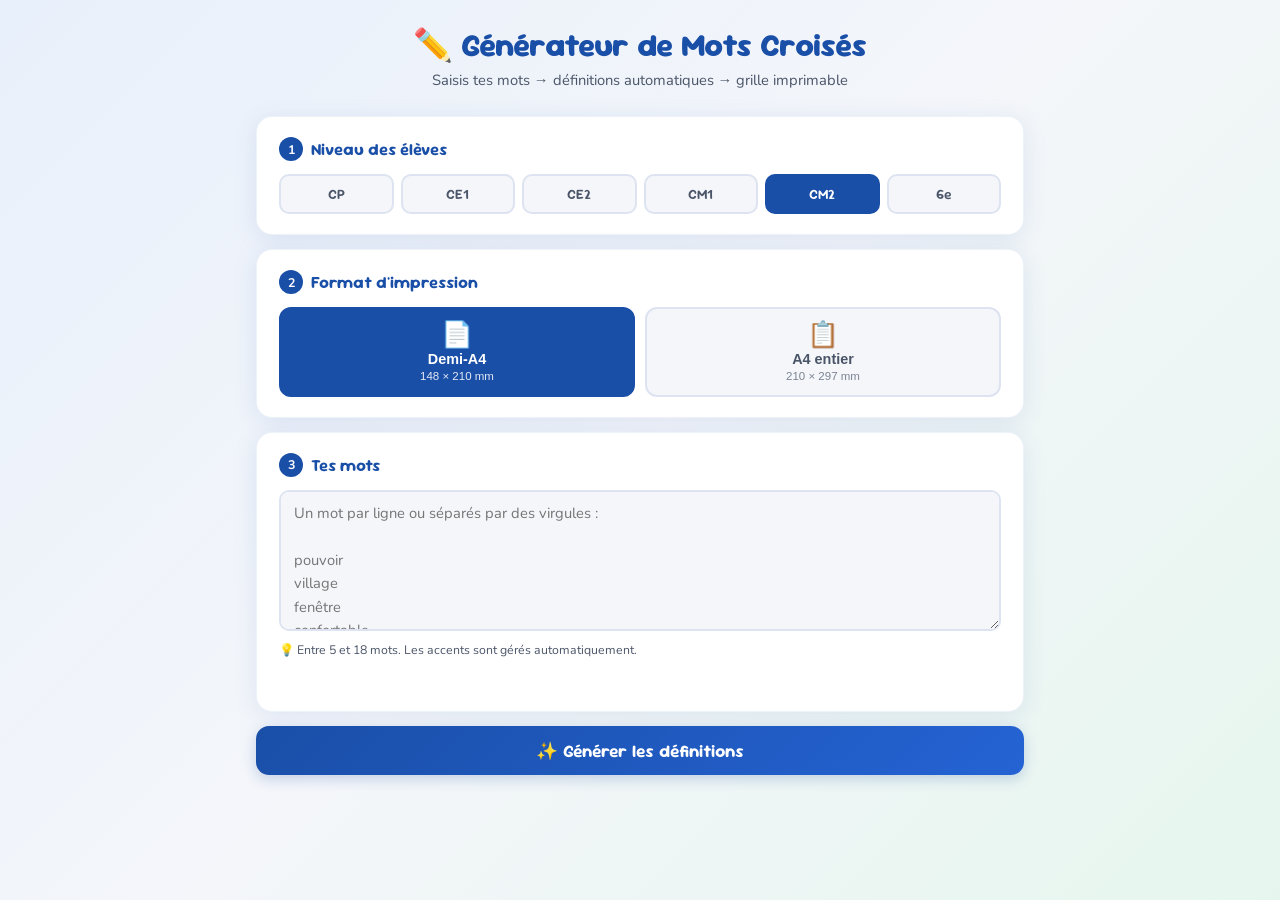
<file: generateur_mots_croises.html>
<!DOCTYPE html>
<html lang="fr">
<head>
<meta charset="UTF-8">
<meta name="viewport" content="width=device-width, initial-scale=1.0">
<title>Générateur de Mots Croisés</title>
<style>
@import url('https://fonts.googleapis.com/css2?family=Sour+Gummy:wght@400;600;800&family=Nunito:wght@400;600;700&display=swap');
:root {
  --bleu: #1a4fa8; --bleu-c: #e8f0fb; --bleu-f: #1340a0;
  --vert: #1a8a5a; --vert-c: #e6f6ee;
  --orange: #c96a00; --orange-c: #fff4e0;
  --rouge: #c0392b; --rouge-c: #fdecea;
  --gris: #f4f6fa; --t1: #1a1f2e; --t2: #4a5568; --blanc: #fff;
  --ombre: 0 4px 24px rgba(26,79,168,0.10); --r: 16px;
}
* { margin:0; padding:0; box-sizing:border-box; }
body { font-family:'Nunito',sans-serif; background:linear-gradient(135deg,#e8f0fb 0%,#f4f6fa 50%,#e6f6ee 100%); min-height:100vh; color:var(--t1); }
.app { max-width:800px; margin:0 auto; padding:24px 16px 70px; }
header { text-align:center; margin-bottom:26px; }
header h1 { font-family:'Sour Gummy',cursive; font-size:2rem; font-weight:800; color:var(--bleu); }
header p { color:var(--t2); font-size:0.92rem; margin-top:5px; }
.card { background:var(--blanc); border-radius:var(--r); padding:20px 22px; margin-bottom:14px; box-shadow:var(--ombre); border:1.5px solid rgba(26,79,168,0.07); }
.card h2 { font-family:'Sour Gummy',cursive; font-size:1.05rem; font-weight:700; color:var(--bleu); margin-bottom:13px; display:flex; align-items:center; gap:8px; }
.badge { display:inline-flex; align-items:center; justify-content:center; width:24px; height:24px; background:var(--bleu); color:#fff; border-radius:50%; font-size:0.78rem; font-weight:700; font-family:'Nunito',sans-serif; flex-shrink:0; }
.row6 { display:grid; grid-template-columns:repeat(6,1fr); gap:7px; }
.row2 { display:grid; grid-template-columns:1fr 1fr; gap:10px; }
.pick-btn { padding:9px 4px; border:2px solid #dde3f0; border-radius:10px; background:var(--gris); font-family:'Sour Gummy',cursive; font-size:0.88rem; font-weight:600; cursor:pointer; transition:all .14s; color:var(--t2); text-align:center; }
.pick-btn:hover { border-color:var(--bleu); color:var(--bleu); background:var(--bleu-c); }
.pick-btn.active { border-color:var(--bleu); background:var(--bleu); color:#fff; }
.format-btn { padding:13px 8px; border:2px solid #dde3f0; border-radius:12px; background:var(--gris); cursor:pointer; transition:all .14s; color:var(--t2); display:flex; flex-direction:column; align-items:center; gap:3px; }
.format-icon { font-size:1.6rem; line-height:1; }
.format-label { font-size:0.9rem; font-weight:700; }
.format-sub { font-size:0.72rem; opacity:0.7; }
.format-btn:hover { border-color:var(--bleu); color:var(--bleu); background:var(--bleu-c); }
.format-btn.active { border-color:var(--bleu); background:var(--bleu); color:#fff; }
.format-btn.active .format-sub { opacity:.88; }
textarea { font-family:'Nunito',sans-serif; font-size:0.92rem; color:var(--t1); border:2px solid #dde3f0; border-radius:10px; padding:10px 13px; background:var(--gris); transition:border-color .16s, background .16s; width:100%; resize:vertical; line-height:1.6; }
textarea:focus { outline:none; border-color:var(--bleu); background:#fff; }
.hint { font-size:0.77rem; color:var(--t2); margin-top:5px; line-height:1.4; }
.words-tags { display:flex; flex-wrap:wrap; gap:5px; margin-top:9px; min-height:22px; }
.tag { background:var(--bleu-c); color:var(--bleu); border-radius:20px; padding:2px 10px; font-size:0.78rem; font-weight:700; }
.btn-gen { width:100%; padding:13px; background:linear-gradient(135deg,var(--bleu) 0%,#2563d4 100%); color:#fff; border:none; border-radius:13px; font-family:'Sour Gummy',cursive; font-size:1.1rem; font-weight:700; cursor:pointer; transition:all .2s; box-shadow:0 4px 14px rgba(26,79,168,.22); }
.btn-gen:hover:not(:disabled) { transform:translateY(-2px); box-shadow:0 6px 18px rgba(26,79,168,.32); }
.btn-gen:disabled { opacity:.52; cursor:not-allowed; }
.status { text-align:center; padding:14px; font-size:0.92rem; color:var(--t2); display:none; }
.status.show { display:block; }
.spinner { display:inline-block; width:18px; height:18px; border:3px solid var(--bleu-c); border-top-color:var(--bleu); border-radius:50%; animation:spin .7s linear infinite; margin-right:7px; vertical-align:middle; }
@keyframes spin { to { transform:rotate(360deg); } }
.defs-table { width:100%; border-collapse:collapse; font-size:0.87rem; margin-top:4px; }
.defs-table th { background:var(--bleu-c); color:var(--bleu); font-weight:700; padding:7px 10px; text-align:left; font-size:0.76rem; text-transform:uppercase; letter-spacing:.04em; }
.defs-table td { padding:6px 8px; border-bottom:1px solid #eef0f6; vertical-align:middle; }
.defs-table tr:last-child td { border-bottom:none; }
.defs-table tr:nth-child(even) td { background:#fafbff; }
.mot-cell { font-weight:700; color:var(--bleu); white-space:nowrap; font-size:0.82rem; padding:6px 10px; }
.def-edit { width:100%; border:1.5px solid #dde3f0; border-radius:7px; padding:5px 8px; font-family:'Nunito',sans-serif; font-size:0.85rem; background:#fff; color:var(--t1); transition:border-color .14s; }
.def-edit:focus { outline:none; border-color:var(--bleu); }
.btn-row { display:flex; gap:9px; margin-top:13px; flex-wrap:wrap; }
.btn { flex:1; min-width:120px; padding:9px 13px; border:2px solid var(--bleu); border-radius:10px; background:#fff; color:var(--bleu); font-family:'Sour Gummy',cursive; font-size:0.9rem; font-weight:600; cursor:pointer; transition:all .14s; text-align:center; }
.btn:hover { background:var(--bleu-c); }
.btn.primary { background:var(--bleu); color:#fff; }
.btn.primary:hover { background:var(--bleu-f); }
.alert { padding:9px 13px; border-radius:9px; font-size:0.85rem; margin-bottom:9px; display:none; line-height:1.45; }
.alert.show { display:block; }
.alert.warn { background:var(--orange-c); color:var(--orange); border:1px solid #f8c87a; }
.alert.err  { background:var(--rouge-c);  color:var(--rouge);  border:1px solid #f5a9a0; }
.alert.ok   { background:var(--vert-c);   color:var(--vert);   border:1px solid #7dd4b0; }
#section-defs, #section-grille { display:none; }
#section-defs.show, #section-grille.show { display:block; }
.grid-scroll { overflow-x:auto; margin:10px 0 13px; }
</style>
</head>
<body>
<div class="app">
  <header>
    <h1>✏️ Générateur de Mots Croisés</h1>
    <p>Saisis tes mots → définitions automatiques → grille imprimable</p>
  </header>
  <div class="card">
    <h2><span class="badge">1</span> Niveau des élèves</h2>
    <div class="row6">
      <button class="pick-btn" data-v="CP"  onclick="pick(this,'niveau')">CP</button>
      <button class="pick-btn" data-v="CE1" onclick="pick(this,'niveau')">CE1</button>
      <button class="pick-btn" data-v="CE2" onclick="pick(this,'niveau')">CE2</button>
      <button class="pick-btn" data-v="CM1" onclick="pick(this,'niveau')">CM1</button>
      <button class="pick-btn active" data-v="CM2" onclick="pick(this,'niveau')">CM2</button>
      <button class="pick-btn" data-v="6e"  onclick="pick(this,'niveau')">6e</button>
    </div>
  </div>
  <div class="card">
    <h2><span class="badge">2</span> Format d'impression</h2>
    <div class="row2">
      <button class="format-btn active" data-v="demiA4" onclick="pick(this,'format')">
        <span class="format-icon">📄</span>
        <span class="format-label">Demi-A4</span>
        <span class="format-sub">148 × 210 mm</span>
      </button>
      <button class="format-btn" data-v="A4" onclick="pick(this,'format')">
        <span class="format-icon">📋</span>
        <span class="format-label">A4 entier</span>
        <span class="format-sub">210 × 297 mm</span>
      </button>
    </div>
  </div>
  <div class="card">
    <h2><span class="badge">3</span> Tes mots</h2>
    <textarea id="words-input" rows="5"
      placeholder="Un mot par ligne ou séparés par des virgules :&#10;&#10;pouvoir&#10;village&#10;fenêtre&#10;confortable&#10;..."
      oninput="updateTags()"></textarea>
    <p class="hint">💡 Entre 5 et 18 mots. Les accents sont gérés automatiquement.</p>
    <div class="words-tags" id="words-tags"></div>
  </div>
  <div style="margin-bottom:14px;">
    <div class="alert" id="alert-main"></div>
    <button class="btn-gen" id="btn-gen" onclick="genererDefinitions()">✨ Générer les définitions</button>
  </div>
  <div class="status" id="status">
    <span class="spinner"></span>
    <span id="status-text">Génération des définitions en cours…</span>
  </div>
  <div class="card" id="section-defs">
    <h2><span class="badge">4</span> Vérifie les définitions</h2>
    <p class="hint" style="margin-bottom:11px;">Clique sur une définition pour la modifier avant de construire la grille.</p>
    <table class="defs-table">
      <thead><tr><th>Mot</th><th>Définition</th></tr></thead>
      <tbody id="defs-body"></tbody>
    </table>
    <div class="btn-row">
      <button class="btn" onclick="genererDefinitions()">🔄 Regénérer</button>
      <button class="btn primary" onclick="genererGrille()">📐 Construire la grille →</button>
    </div>
  </div>
  <div class="card" id="section-grille">
    <h2><span class="badge">5</span> Ta grille est prête !</h2>
    <div class="alert ok show" id="grille-info"></div>
    <div class="grid-scroll" id="grille-preview"></div>
    <div class="btn-row">
      <button class="btn" onclick="genererGrille()">🔄 Recalculer</button>
      <button class="btn primary" onclick="imprimer()">🖨️ Imprimer</button>
    </div>
  </div>
</div><script>
const _k = atob('Z3NrX2Y2eks0eHZZaVhrRWRsanN6QWZvV0dkeWIzRlk0R2RldURCS1BOb' +
                'GxNT3didUM1R1hpcw==');

let etat = { niveau:'CM2', format:'demiA4' };
let definitions = {};
let currentCW = null;

function pick(btn, group) {
  btn.parentElement.querySelectorAll('.pick-btn,.format-btn')
    .forEach(b => b.classList.remove('active'));
  btn.classList.add('active');
  etat[group] = btn.dataset.v;
}

function getWords() {
  return document.getElementById('words-input').value
    .split(/[\n,;]+/).map(w => w.trim().toUpperCase()).filter(w => w.length >= 2);
}

function updateTags() {
  document.getElementById('words-tags').innerHTML =
    getWords().map(w => `<span class="tag">${w}</span>`).join('');
}

function normalize(s) {
  return s.normalize('NFD').replace(/[\u0300-\u036f]/g,'')
    .toUpperCase().replace(/[^A-Z]/g,'');
}

function showAlert(msg, type) {
  const el = document.getElementById('alert-main');
  el.textContent = msg; el.className = `alert show ${type}`;
}
function hideAlert() { document.getElementById('alert-main').className = 'alert'; }

function setBusy(busy, msg) {
  document.getElementById('btn-gen').disabled = busy;
  const s = document.getElementById('status');
  if (busy) { document.getElementById('status-text').textContent = msg; s.classList.add('show'); }
  else s.classList.remove('show');
}

function showSection(id) { document.getElementById(id).classList.add('show'); }

const NIVEAUX = {
  'CP' : 'élèves de CP (6-7 ans), phrases très simples de 4-5 mots',
  'CE1': 'élèves de CE1 (7-8 ans), phrases simples de 5-7 mots',
  'CE2': 'élèves de CE2 (8-9 ans), phrases de 6-8 mots',
  'CM1': 'élèves de CM1 (9-10 ans), phrases courtes de 7-9 mots',
  'CM2': 'élèves de CM2 (10-11 ans), phrases de 8-11 mots',
  '6e' : 'élèves de 6e (11-12 ans), phrases précises de 8-13 mots',
};

async function genererDefinitions() {
  const words = getWords();
  if (words.length < 2)  { showAlert('⚠️ Entre au moins 2 mots.','warn'); return; }
  if (words.length > 20) { showAlert('⚠️ Maximum 20 mots.','warn'); return; }
  hideAlert();
  setBusy(true, 'Génération des définitions en cours…');

  const prompt =
`Tu es enseignant(e) en école primaire française.
Génère des définitions simples et courtes pour un jeu de mots croisés pour des ${NIVEAUX[etat.niveau]}.
Règles : la définition ne contient PAS le mot lui-même. Elle est courte et claire. En français uniquement.
Mots : ${words.join(', ')}
Réponds UNIQUEMENT avec un JSON valide, sans markdown :
{"MOT1":"définition 1","MOT2":"définition 2"}`;

  try {
    const res = await fetch('https://api.groq.com/openai/v1/chat/completions', {
      method: 'POST',
      headers: {
        'Content-Type': 'application/json',
        'Authorization': `Bearer ${_k}`
      },
      body: JSON.stringify({
        model: 'llama-3.1-8b-instant',
        max_tokens: 1024,
        temperature: 0.4,
        messages: [{ role:'user', content: prompt }]
      })
    });
    if (!res.ok) {
      const err = await res.json().catch(() => ({}));
      throw new Error(err?.error?.message || `Erreur HTTP ${res.status}`);
    }
    const data   = await res.json();
    const text   = data.choices?.[0]?.message?.content || '';
    const parsed = JSON.parse(text.replace(/```json|```/g,'').trim());
    definitions = {};
    for (const w of words) {
      definitions[w] = parsed[w] || parsed[normalize(w)] || '(à compléter)';
    }
    afficherDefinitions(words);
    showSection('section-defs');
    document.getElementById('section-defs').scrollIntoView({behavior:'smooth',block:'start'});
  } catch(e) {
    showAlert(`❌ Erreur : ${e.message}`, 'err');
    console.error(e);
  } finally {
    setBusy(false);
  }
}

function afficherDefinitions(words) {
  const tbody = document.getElementById('defs-body');
  tbody.innerHTML = '';
  for (const w of words) {
    const tr = document.createElement('tr');
    tr.innerHTML =
      `<td class="mot-cell">${w}</td>
       <td><input class="def-edit" type="text"
         value="${(definitions[w]||'').replace(/"/g,'&quot;')}"
         data-mot="${w}"
         onchange="definitions[this.dataset.mot]=this.value.trim()"></td>`;
    tbody.appendChild(tr);
  }
}

function buildCrossword(wordList) {
  const sorted = [...wordList].map(normalize).sort((a,b) => b.length - a.length);
  const K = (r,c) => `${r},${c}`;
  function getCells(r,c,dir,word) {
    const out={};
    for(let i=0;i<word.length;i++)
      out[dir==='H'?K(r,c+i):K(r+i,c)]=word[i];
    return out;
  }
  function canPlace(grid,r,c,dir,word) {
    for(const[k,v] of Object.entries(getCells(r,c,dir,word)))
      if(grid[k]&&grid[k]!==v) return false;
    return true;
  }
  function countCross(grid,r,c,dir,word) {
    let n=0;
    for(const k of Object.keys(getCells(r,c,dir,word))) if(grid[k]) n++;
    return n;
  }
  let grid={};
  const placed=[];
  Object.assign(grid, getCells(0,0,'H',sorted[0]));
  placed.push([0,0,'H',sorted[0]]);
  for(let wi=1;wi<sorted.length;wi++){
    const word=sorted[wi];
    let best=null, bestScore=0;
    for(const dir of ['V','H']){
      for(let r=-word.length;r<35;r++){
        for(let c=-word.length;c<35;c++){
          if(r<-8||c<-8) continue;
          if(canPlace(grid,r,c,dir,word)){
            const sc=countCross(grid,r,c,dir,word);
            if(sc>bestScore){bestScore=sc; best=[r,c,dir,word];}
          }
        }
      }
    }
    if(best&&bestScore>0){
      Object.assign(grid, getCells(...best));
      placed.push(best);
    }
  }
  if(!Object.keys(grid).length) return null;
  const ks=Object.keys(grid).map(k=>k.split(',').map(Number));
  const minR=Math.min(...ks.map(([r])=>r));
  const minC=Math.min(...ks.map(([,c])=>c));
  const normGrid={};
  for(const[k,v] of Object.entries(grid)){
    const[r,c]=k.split(',').map(Number);
    normGrid[K(r-minR,c-minC)]=v;
  }
  const normPlaced=placed.map(([r,c,d,w])=>[r-minR,c-minC,d,w]);
  const maxR=Math.max(...Object.keys(normGrid).map(k=>+k.split(',')[0]));
  const maxC=Math.max(...Object.keys(normGrid).map(k=>+k.split(',')[1]));
  return{grid:normGrid, placed:normPlaced, rows:maxR+1, cols:maxC+1};
}function getClueNums(placed){
  const starts={};
  for(const[r,c,d,w] of placed){
    const k=`${r},${c}`;
    if(!starts[k]) starts[k]={H:null,V:null};
    starts[k][d]=w;
  }
  const sortedK=Object.keys(starts).sort((a,b)=>{
    const[ar,ac]=a.split(',').map(Number);
    const[br,bc]=b.split(',').map(Number);
    return ar!==br?ar-br:ac-bc;
  });
  const nums={};
  sortedK.forEach((k,i)=>{nums[k]=i+1;});
  return{nums,starts,sortedK};
}

function buildTableHTML(cw,cellMM){
  const{grid,placed,rows,cols}=cw;
  const{nums}=getClueNums(placed);
  let html='<table style="border-collapse:collapse;">';
  for(let r=0;r<rows;r++){
    html+='<tr>';
    for(let c=0;c<cols;c++){
      if(grid[`${r},${c}`]){
        const n=nums[`${r},${c}`]||'';
        const ns=n?`<span style="position:absolute;top:0.3mm;left:0.4mm;font-size:4.5pt;font-weight:bold;color:#111;line-height:1;">${n}</span>`:'';
        html+=`<td style="width:${cellMM}mm;height:${cellMM}mm;border:1.2px solid #111;background:#fff;position:relative;padding:0;">${ns}</td>`;
      } else {
        html+=`<td style="width:${cellMM}mm;height:${cellMM}mm;border:none;background:#fff;padding:0;"></td>`;
      }
    }
    html+='</tr>';
  }
  return html+'</table>';
}

function buildCluesHTML(cw,defs,fontPt){
  const{placed}=cw;
  const{nums,starts,sortedK}=getClueNums(placed);
  const n2o={};
  for(const w of Object.keys(defs)) n2o[normalize(w)]=w;
  const across=[],down=[];
  for(const k of sortedK){
    const num=nums[k],e=starts[k];
    if(e.H){
      const def=defs[n2o[e.H]||e.H]||'…';
      across.push(`<li style="margin-bottom:1mm;font-size:${fontPt}pt;line-height:1.55;"><b style="display:inline-block;min-width:5.5mm;">${num}.</b>${def}</li>`);
    }
    if(e.V){
      const def=defs[n2o[e.V]||e.V]||'…';
      down.push(`<li style="margin-bottom:1mm;font-size:${fontPt}pt;line-height:1.55;"><b style="display:inline-block;min-width:5.5mm;">${num}.</b>${def}</li>`);
    }
  }
  return{across,down};
}

function genererGrille(){
  document.querySelectorAll('.def-edit').forEach(el=>{
    definitions[el.dataset.mot]=el.value.trim();
  });
  const words=getWords();
  if(!words.length){ showAlert('⚠️ Entre d\'abord tes mots.','warn'); return; }
  const missing=words.filter(w=>!definitions[w]);
  if(missing.length){
    showAlert(`⚠️ Définitions manquantes : ${missing.slice(0,5).join(', ')}. Génère-les d'abord.`,'warn');
    return;
  }
  currentCW=buildCrossword(words);
  if(!currentCW){ showAlert('❌ Impossible de construire une grille avec ces mots.','err'); return; }
  hideAlert();
  const{grid,placed,rows,cols}=currentCW;
  const skipped=words.length-placed.length;
  document.getElementById('grille-info').textContent=
    `✅ Grille ${rows} × ${cols} — ${placed.length} mots placés`+
    (skipped>0?` (${skipped} mot(s) sans croisement ignoré(s))`:'');
  const px=20;
  const{nums}=getClueNums(placed);
  let prev='<table style="border-collapse:collapse;">';
  for(let r=0;r<rows;r++){
    prev+='<tr>';
    for(let c=0;c<cols;c++){
      if(grid[`${r},${c}`]){
        const n=nums[`${r},${c}`]||'';
        const ns=n?`<span style="position:absolute;top:1px;left:1px;font-size:7px;font-weight:bold;color:#333;">${n}</span>`:'';
        prev+=`<td style="width:${px}px;height:${px}px;border:1.5px solid #1a4fa8;background:#fff;position:relative;padding:0;">${ns}</td>`;
      } else {
        prev+=`<td style="width:${px}px;height:${px}px;border:none;background:transparent;padding:0;"></td>`;
      }
    }
    prev+='</tr>';
  }
  document.getElementById('grille-preview').innerHTML=prev+'</table>';
  showSection('section-grille');
  document.getElementById('section-grille').scrollIntoView({behavior:'smooth',block:'start'});
}

function imprimer(){
  if(!currentCW){ showAlert('⚠️ Génère d\'abord la grille.','warn'); return; }
  document.querySelectorAll('.def-edit').forEach(el=>{
    definitions[el.dataset.mot]=el.value.trim();
  });
  const isDemi=etat.format==='demiA4';
  const pageW=isDemi?'148mm':'210mm';
  const pageH=isDemi?'210mm':'297mm';
  const pad=isDemi?'7mm 6mm':'12mm 14mm';
  const cellMM=isDemi?6.2:8.5;
  const fontPt=isDemi?7:9;
  const tPt=isDemi?12:15;
  const colGap=isDemi?'2mm 5mm':'3mm 8mm';
  const h2pt=fontPt+1;
  const tableHTML=buildTableHTML(currentCW,cellMM);
  const{across,down}=buildCluesHTML(currentCW,definitions,fontPt);
  const html=`<!DOCTYPE html><html lang="fr"><head>
<meta charset="UTF-8"><title>Mots croisés ${etat.niveau}</title>
<style>*{margin:0;padding:0;box-sizing:border-box;}body{background:#fff;font-family:Arial,sans-serif;}@media print{body{margin:0;}}</style>
</head><body>
<div style="width:${pageW};min-height:${pageH};padding:${pad};background:#fff;">
  <h1 style="font-size:${tPt}pt;font-weight:bold;text-align:center;margin-bottom:3mm;">MOTS CROISÉS — ${etat.niveau}</h1>
  <div style="display:flex;justify-content:center;margin-bottom:4mm;">${tableHTML}</div>
  <div style="display:grid;grid-template-columns:1fr 1fr;gap:${colGap};">
    <div>
      <h2 style="font-size:${h2pt}pt;font-weight:bold;border-bottom:0.5px solid #555;padding-bottom:0.5mm;margin-bottom:1.5mm;">&#8594; HORIZONTALEMENT</h2>
      <ol style="list-style:none;padding:0;">${across.join('')}</ol>
    </div>
    <div>
      <h2 style="font-size:${h2pt}pt;font-weight:bold;border-bottom:0.5px solid #555;padding-bottom:0.5mm;margin-bottom:1.5mm;">&#8595; VERTICALEMENT</h2>
      <ol style="list-style:none;padding:0;">${down.join('')}</ol>
    </div>
  </div>
</div>
</body></html>`;
  const w=window.open('','_blank');
  w.document.write(html);
  w.document.close();
  w.onload=()=>w.print();
}

updateTags();
</script>
</body>
</html>
</file>
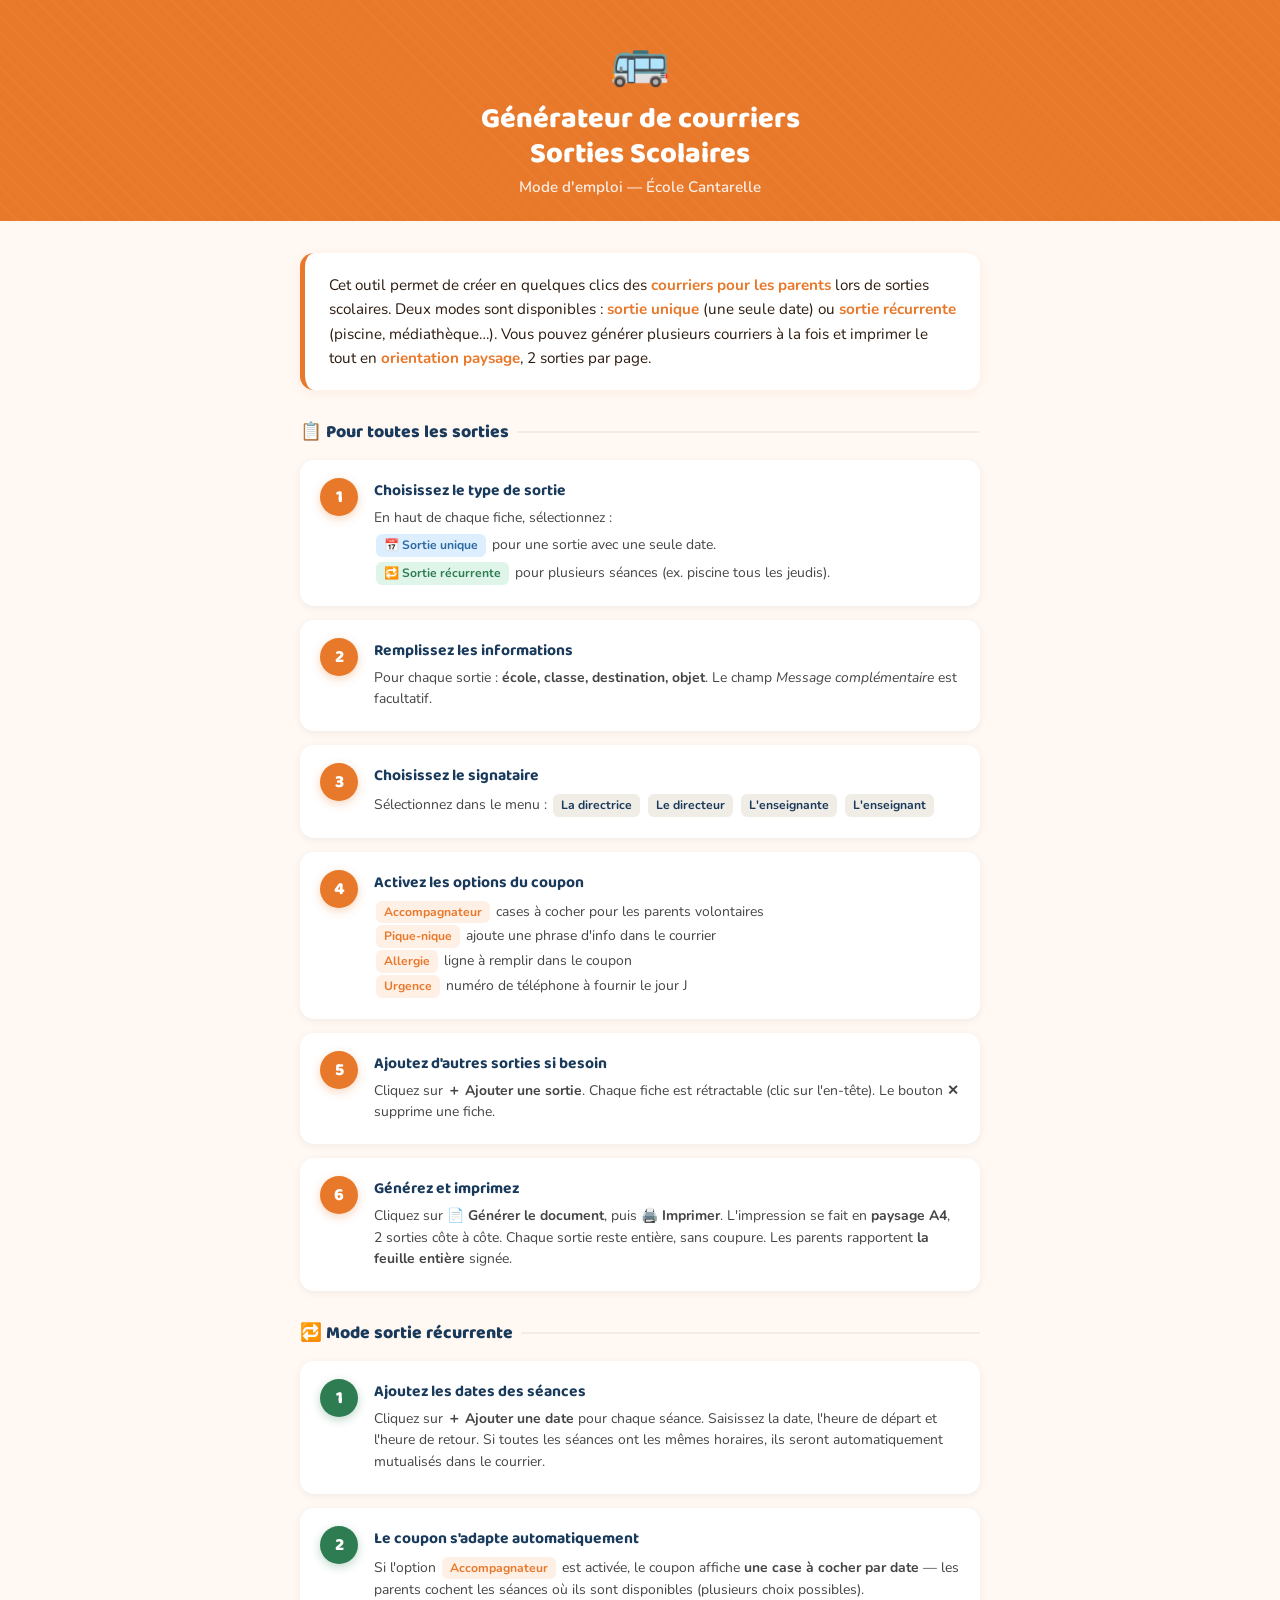
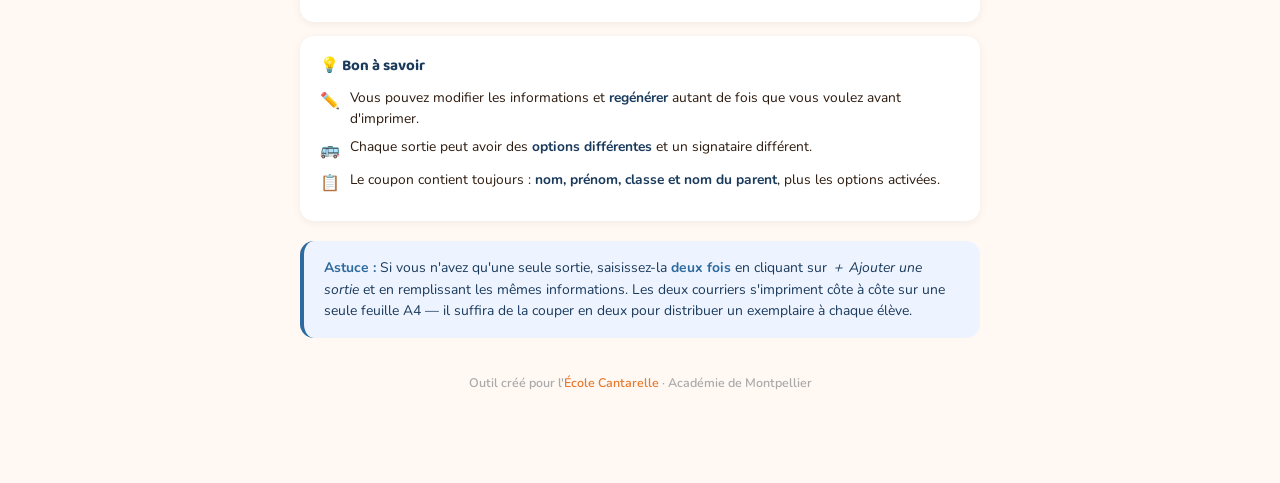
<file: mode-emploi-sorties.html>
<!DOCTYPE html>
<html lang="fr">
<head>
<meta charset="UTF-8">
<meta name="viewport" content="width=device-width, initial-scale=1.0">
<title>Mode d'emploi – Générateur Sorties Scolaires</title>
<link href="https://fonts.googleapis.com/css2?family=Baloo+2:wght@600;700;800&family=Nunito:wght@400;600;700&display=swap" rel="stylesheet">
<style>
  :root {
    --orange: #E8782A; --bleu: #1a3a5c; --bleu-clair: #2d6a9f;
    --vert: #2e7d52; --fond: #FFF8F3; --blanc: #ffffff;
    --gris: #f0ece6; --texte: #2c1a0e;
  }
  * { box-sizing: border-box; margin: 0; padding: 0; }
  body { font-family: 'Nunito', sans-serif; background: var(--fond); color: var(--texte); min-height: 100vh; padding-bottom: 60px; }

  header {
    background: var(--orange); color: white;
    padding: 28px 40px 24px; text-align: center; position: relative; overflow: hidden;
  }
  header::before {
    content: ''; position: absolute; inset: 0;
    background: repeating-linear-gradient(45deg, rgba(255,255,255,0.03) 0px, rgba(255,255,255,0.03) 2px, transparent 2px, transparent 12px);
  }
  header .emoji { font-size: 3rem; display: block; margin-bottom: 8px; }
  header h1 { font-family: 'Baloo 2', cursive; font-size: 1.8rem; font-weight: 800; line-height: 1.2; position: relative; }
  header p { font-size: 0.95rem; opacity: 0.88; margin-top: 6px; font-weight: 600; position: relative; }

  .wrap { max-width: 720px; margin: 0 auto; padding: 32px 20px; }

  .intro {
    background: white; border-radius: 14px; padding: 20px 24px; margin-bottom: 28px;
    border-left: 5px solid var(--orange); box-shadow: 0 2px 12px rgba(232,120,42,0.08);
    font-size: 0.95rem; line-height: 1.6;
  }
  .intro strong { color: var(--orange); }

  h2.section {
    font-family: 'Baloo 2', cursive; font-size: 1.1rem; font-weight: 800;
    color: var(--bleu); margin: 28px 0 14px;
    display: flex; align-items: center; gap: 8px;
  }
  h2.section::after { content: ''; flex: 1; height: 2px; background: var(--gris); border-radius: 2px; }

  .etapes { display: flex; flex-direction: column; gap: 14px; }

  .etape {
    background: white; border-radius: 14px; padding: 18px 20px;
    box-shadow: 0 2px 10px rgba(0,0,0,0.06);
    display: flex; gap: 16px; align-items: flex-start;
  }
  .etape-num {
    width: 38px; height: 38px; border-radius: 50%;
    background: var(--orange); color: white;
    font-family: 'Baloo 2', cursive; font-size: 1.1rem; font-weight: 800;
    display: flex; align-items: center; justify-content: center; flex-shrink: 0;
    box-shadow: 0 3px 10px rgba(232,120,42,0.3);
  }
  .etape-num.vert { background: var(--vert); box-shadow: 0 3px 10px rgba(46,125,82,0.3); }
  .etape-content h3 { font-family: 'Baloo 2', cursive; font-size: 0.98rem; font-weight: 700; color: var(--bleu); margin-bottom: 4px; }
  .etape-content p { font-size: 0.87rem; line-height: 1.55; color: #444; margin-bottom: 3px; }

  .tag {
    display: inline-block; background: var(--gris); border-radius: 6px;
    padding: 2px 8px; font-size: 0.76rem; font-weight: 700; color: var(--bleu); margin: 2px 2px 0;
  }
  .tag.orange { background: #fff0e6; color: var(--orange); }
  .tag.vert { background: #e0f5ea; color: var(--vert); }
  .tag.bleu { background: #ddeeff; color: var(--bleu-clair); }

  .encart {
    background: white; border-radius: 14px; padding: 18px 20px; margin-top: 8px;
    box-shadow: 0 2px 10px rgba(0,0,0,0.06);
  }
  .encart h3 { font-family: 'Baloo 2', cursive; font-size: 0.95rem; font-weight: 700; color: var(--bleu); margin-bottom: 10px; }
  .option-row { display: flex; align-items: flex-start; gap: 10px; margin-bottom: 8px; font-size: 0.86rem; line-height: 1.5; }
  .option-icon { font-size: 1rem; flex-shrink: 0; margin-top: 1px; }
  .option-row strong { color: var(--bleu); }

  .astuce {
    background: #eef4ff; border-radius: 14px; padding: 16px 20px; margin-top: 20px;
    font-size: 0.87rem; line-height: 1.55; border-left: 4px solid var(--bleu-clair); color: #1a3a5c;
  }
  .astuce strong { color: var(--bleu-clair); }

  footer { text-align: center; margin-top: 36px; font-size: 0.78rem; color: #aaa; font-weight: 600; }
  footer span { color: var(--orange); }

  @media print {
    body { background: white; }
    header { -webkit-print-color-adjust: exact; print-color-adjust: exact; }
    .etape-num { -webkit-print-color-adjust: exact; print-color-adjust: exact; }
  }
</style>
</head>
<body>

<header>
  <span class="emoji">🚌</span>
  <h1>Générateur de courriers<br>Sorties Scolaires</h1>
  <p>Mode d'emploi — École Cantarelle</p>
</header>

<div class="wrap">

  <div class="intro">
    Cet outil permet de créer en quelques clics des <strong>courriers pour les parents</strong> lors de sorties scolaires. Deux modes sont disponibles : <strong>sortie unique</strong> (une seule date) ou <strong>sortie récurrente</strong> (piscine, médiathèque…). Vous pouvez générer plusieurs courriers à la fois et imprimer le tout en <strong>orientation paysage</strong>, 2 sorties par page.
  </div>

  <!-- ÉTAPES COMMUNES -->
  <h2 class="section">📋 Pour toutes les sorties</h2>
  <div class="etapes">

    <div class="etape">
      <div class="etape-num">1</div>
      <div class="etape-content">
        <h3>Choisissez le type de sortie</h3>
        <p>En haut de chaque fiche, sélectionnez :</p>
        <p><span class="tag bleu">📅 Sortie unique</span> pour une sortie avec une seule date.</p>
        <p><span class="tag vert">🔁 Sortie récurrente</span> pour plusieurs séances (ex. piscine tous les jeudis).</p>
      </div>
    </div>

    <div class="etape">
      <div class="etape-num">2</div>
      <div class="etape-content">
        <h3>Remplissez les informations</h3>
        <p>Pour chaque sortie : <strong>école, classe, destination, objet</strong>. Le champ <em>Message complémentaire</em> est facultatif.</p>
      </div>
    </div>

    <div class="etape">
      <div class="etape-num">3</div>
      <div class="etape-content">
        <h3>Choisissez le signataire</h3>
        <p>Sélectionnez dans le menu : <span class="tag">La directrice</span> <span class="tag">Le directeur</span> <span class="tag">L'enseignante</span> <span class="tag">L'enseignant</span></p>
      </div>
    </div>

    <div class="etape">
      <div class="etape-num">4</div>
      <div class="etape-content">
        <h3>Activez les options du coupon</h3>
        <p>
          <span class="tag orange">Accompagnateur</span> cases à cocher pour les parents volontaires<br>
          <span class="tag orange">Pique-nique</span> ajoute une phrase d'info dans le courrier<br>
          <span class="tag orange">Allergie</span> ligne à remplir dans le coupon<br>
          <span class="tag orange">Urgence</span> numéro de téléphone à fournir le jour J
        </p>
      </div>
    </div>

    <div class="etape">
      <div class="etape-num">5</div>
      <div class="etape-content">
        <h3>Ajoutez d'autres sorties si besoin</h3>
        <p>Cliquez sur <strong>＋ Ajouter une sortie</strong>. Chaque fiche est rétractable (clic sur l'en-tête). Le bouton <strong>✕</strong> supprime une fiche.</p>
      </div>
    </div>

    <div class="etape">
      <div class="etape-num">6</div>
      <div class="etape-content">
        <h3>Générez et imprimez</h3>
        <p>Cliquez sur <strong>📄 Générer le document</strong>, puis <strong>🖨️ Imprimer</strong>. L'impression se fait en <strong>paysage A4</strong>, 2 sorties côte à côte. Chaque sortie reste entière, sans coupure. Les parents rapportent <strong>la feuille entière</strong> signée.</p>
      </div>
    </div>

  </div>

  <!-- MODE RÉCURRENT -->
  <h2 class="section">🔁 Mode sortie récurrente</h2>
  <div class="etapes">

    <div class="etape">
      <div class="etape-num vert">1</div>
      <div class="etape-content">
        <h3>Ajoutez les dates des séances</h3>
        <p>Cliquez sur <strong>＋ Ajouter une date</strong> pour chaque séance. Saisissez la date, l'heure de départ et l'heure de retour. Si toutes les séances ont les mêmes horaires, ils seront automatiquement mutualisés dans le courrier.</p>
      </div>
    </div>

    <div class="etape">
      <div class="etape-num vert">2</div>
      <div class="etape-content">
        <h3>Le coupon s'adapte automatiquement</h3>
        <p>Si l'option <span class="tag orange">Accompagnateur</span> est activée, le coupon affiche <strong>une case à cocher par date</strong> — les parents cochent les séances où ils sont disponibles (plusieurs choix possibles).</p>
      </div>
    </div>

  </div>

  <!-- OPTIONS -->
  <div class="encart" style="margin-top:14px">
    <h3>💡 Bon à savoir</h3>
    <div class="option-row">
      <span class="option-icon">✏️</span>
      <span>Vous pouvez modifier les informations et <strong>regénérer</strong> autant de fois que vous voulez avant d'imprimer.</span>
    </div>
    <div class="option-row">
      <span class="option-icon">🚌</span>
      <span>Chaque sortie peut avoir des <strong>options différentes</strong> et un signataire différent.</span>
    </div>
    <div class="option-row">
      <span class="option-icon">📋</span>
      <span>Le coupon contient toujours : <strong>nom, prénom, classe et nom du parent</strong>, plus les options activées.</span>
    </div>
  </div>

  <div class="astuce">
    <strong>Astuce :</strong> Si vous n'avez qu'une seule sortie, saisissez-la <strong>deux fois</strong> en cliquant sur <em>＋ Ajouter une sortie</em> et en remplissant les mêmes informations. Les deux courriers s'impriment côte à côte sur une seule feuille A4 — il suffira de la couper en deux pour distribuer un exemplaire à chaque élève.
  </div>

  <footer>
    Outil créé pour l'<span>École Cantarelle</span> · Académie de Montpellier
  </footer>

</div>
</body>
</html>
</file>
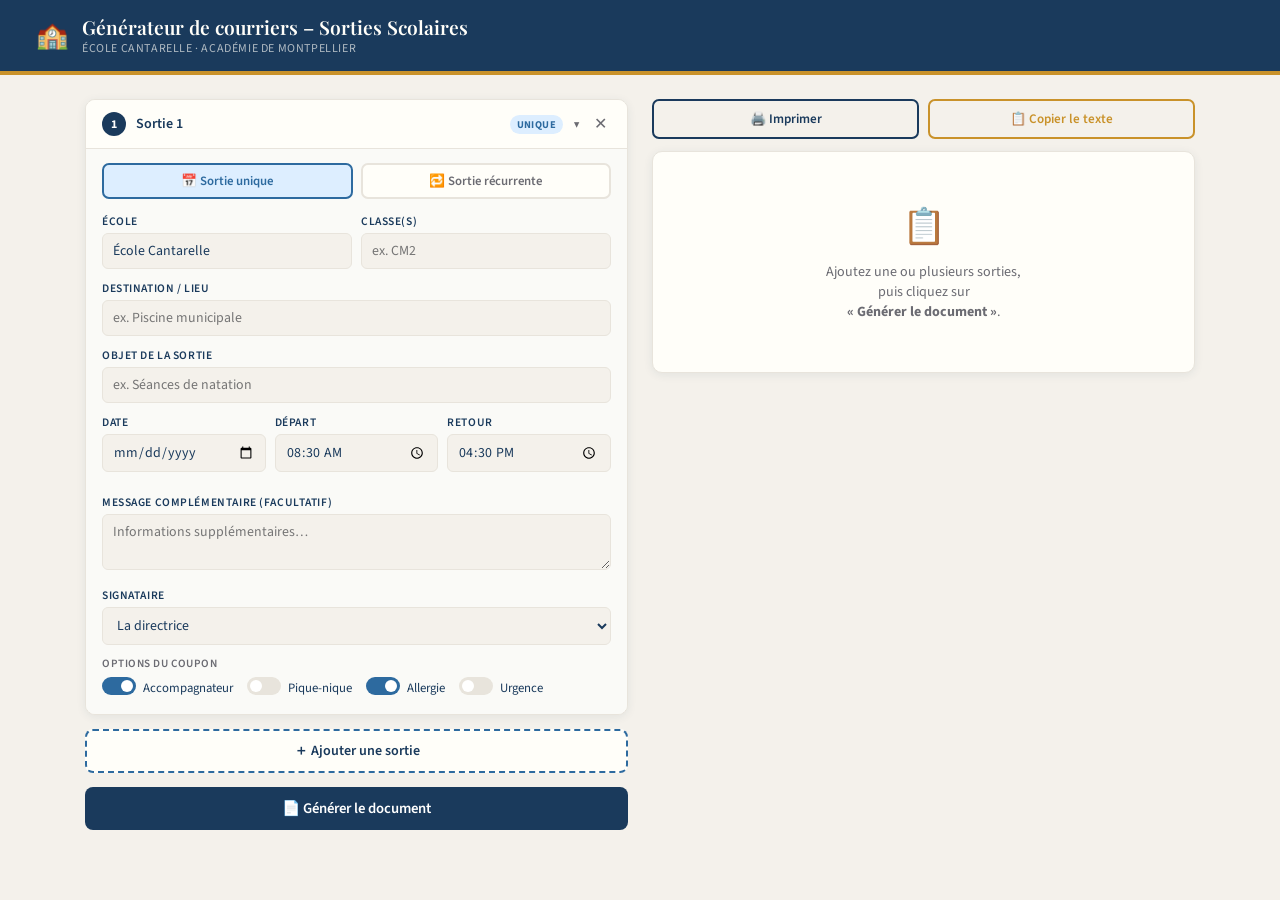
<file: sortie_scolaire_generateur.html>
<!DOCTYPE html>
<html lang="fr">
<head>
<meta charset="UTF-8">
<meta name="viewport" content="width=device-width, initial-scale=1.0">
<title>Générateur – Sorties Scolaires</title>
<link href="https://fonts.googleapis.com/css2?family=Playfair+Display:wght@600;700&family=Source+Sans+3:wght@300;400;500;600&display=swap" rel="stylesheet">
<style>
  :root {
    --bleu: #1a3a5c; --bleu-clair: #2d6a9f;
    --or: #c9922a; --or-clair: #f5d98f;
    --fond: #f4f1eb; --blanc: #fffef9;
    --gris: #6b6b72; --gris-clair: #e8e4dc;
    --rouge: #b03030; --vert: #2e7d52;
  }
  * { box-sizing: border-box; margin: 0; padding: 0; }
  body { font-family: 'Source Sans 3', sans-serif; background: var(--fond); color: var(--bleu); min-height: 100vh; }

  header {
    background: var(--bleu); color: var(--blanc);
    padding: 14px 36px; display: flex; align-items: center; gap: 14px;
    border-bottom: 4px solid var(--or);
  }
  header h1 { font-family: 'Playfair Display', serif; font-size: 1.2rem; font-weight: 600; }
  header p { font-size: 0.75rem; opacity: 0.65; text-transform: uppercase; letter-spacing: 0.05em; }

  .container {
    max-width: 1150px; margin: 0 auto; padding: 24px 20px;
    display: grid; grid-template-columns: 1fr 1fr; gap: 24px; align-items: start;
  }
  @media (max-width: 780px) { .container { grid-template-columns: 1fr; } }

  .left-col { display: flex; flex-direction: column; gap: 14px; }

  .panel {
    background: var(--blanc); border-radius: 10px;
    box-shadow: 0 2px 10px rgba(26,58,92,0.08); border: 1px solid var(--gris-clair);
    overflow: hidden;
  }

  /* ── SORTIE CARD ── */
  .sortie-card { border-bottom: 1px solid var(--gris-clair); }
  .sortie-card:last-child { border-bottom: none; }

  .sortie-header {
    display: flex; align-items: center; gap: 10px;
    padding: 12px 16px; cursor: pointer;
    background: var(--blanc); user-select: none; transition: background 0.15s;
  }
  .sortie-header:hover { background: #f0ece4; }
  .sortie-num {
    width: 24px; height: 24px; border-radius: 50%;
    background: var(--bleu); color: white;
    font-size: 0.75rem; font-weight: 700;
    display: flex; align-items: center; justify-content: center; flex-shrink: 0;
  }
  .sortie-label { flex: 1; font-size: 0.88rem; font-weight: 600; color: var(--bleu); }
  .sortie-label span { font-weight: 400; color: var(--gris); font-size: 0.8rem; }
  .sortie-badge {
    font-size: 0.65rem; font-weight: 700; padding: 2px 7px; border-radius: 10px;
    text-transform: uppercase; letter-spacing: 0.04em;
  }
  .badge-simple { background: #ddeeff; color: var(--bleu-clair); }
  .badge-recurrent { background: #e0f5ea; color: var(--vert); }
  .sortie-chevron { font-size: 0.7rem; color: var(--gris); transition: transform 0.2s; }
  .sortie-card.open .sortie-chevron { transform: rotate(180deg); }
  .btn-del-sortie {
    background: none; border: none; cursor: pointer;
    color: var(--gris); font-size: 1rem; padding: 2px 4px;
    border-radius: 4px; transition: color 0.15s, background 0.15s; line-height: 1;
  }
  .btn-del-sortie:hover { color: var(--rouge); background: #fde8e8; }

  .sortie-body { display: none; padding: 14px 16px 16px; border-top: 1px solid var(--gris-clair); background: #fafaf7; }
  .sortie-card.open .sortie-body { display: block; }

  /* TYPE SELECTOR */
  .type-selector {
    display: flex; gap: 8px; margin-bottom: 14px;
  }
  .type-btn {
    flex: 1; padding: 7px 10px; border-radius: 7px; border: 2px solid var(--gris-clair);
    background: var(--blanc); font-family: 'Source Sans 3', sans-serif;
    font-size: 0.8rem; font-weight: 600; cursor: pointer; transition: all 0.15s;
    color: var(--gris); text-align: center;
  }
  .type-btn.active-simple { border-color: var(--bleu-clair); background: #ddeeff; color: var(--bleu-clair); }
  .type-btn.active-recurrent { border-color: var(--vert); background: #e0f5ea; color: var(--vert); }

  /* champs */
  .field { margin-bottom: 11px; }
  label {
    display: block; font-size: 0.72rem; font-weight: 600; color: var(--bleu);
    margin-bottom: 3px; text-transform: uppercase; letter-spacing: 0.05em;
  }
  input[type="text"], input[type="date"], input[type="time"], textarea, select {
    width: 100%; padding: 7px 10px;
    border: 1.5px solid var(--gris-clair); border-radius: 6px;
    font-family: 'Source Sans 3', sans-serif; font-size: 0.87rem;
    color: var(--bleu); background: var(--fond);
    transition: border-color 0.2s, box-shadow 0.2s; outline: none;
  }
  input:focus, textarea:focus, select:focus { border-color: var(--bleu-clair); box-shadow: 0 0 0 3px rgba(45,106,159,0.12); }
  textarea { resize: vertical; min-height: 50px; }
  .row2 { display: grid; grid-template-columns: 1fr 1fr; gap: 9px; }
  .row3 { display: grid; grid-template-columns: 1fr 1fr 1fr; gap: 9px; }

  /* DATES RECURRENTES */
  .dates-list { display: flex; flex-direction: column; gap: 6px; margin-bottom: 8px; }
  .date-row {
    display: grid; grid-template-columns: 1fr 80px 80px 28px; gap: 6px; align-items: center;
    background: var(--fond); border-radius: 6px; padding: 6px 8px;
    border: 1px solid var(--gris-clair);
  }
  .date-row label { font-size: 0.67rem; color: var(--gris); margin-bottom: 2px; }
  .btn-del-date {
    background: none; border: none; cursor: pointer; color: var(--gris);
    font-size: 0.85rem; border-radius: 4px; padding: 3px;
    transition: color 0.15s, background 0.15s; line-height: 1; width: 100%; text-align: center;
  }
  .btn-del-date:hover { color: var(--rouge); background: #fde8e8; }
  .btn-add-date {
    padding: 6px 10px; background: var(--blanc); color: var(--vert);
    border: 1.5px dashed var(--vert); border-radius: 6px;
    font-family: 'Source Sans 3', sans-serif; font-size: 0.8rem; font-weight: 600;
    cursor: pointer; transition: all 0.2s; width: 100%;
    display: flex; align-items: center; justify-content: center; gap: 6px;
  }
  .btn-add-date:hover { background: var(--vert); color: white; border-style: solid; }

  /* opts */
  .opts { display: flex; flex-wrap: wrap; gap: 6px 14px; margin-top: 6px; }
  .opts-label { font-size: 0.7rem; font-weight: 600; color: var(--gris); text-transform: uppercase; letter-spacing: 0.05em; margin-bottom: 4px; }
  .toggle-row { display: flex; align-items: center; gap: 7px; font-size: 0.8rem; }
  .toggle { position: relative; width: 34px; height: 18px; flex-shrink: 0; }
  .toggle input { opacity: 0; width: 0; height: 0; }
  .slider { position: absolute; inset: 0; background: var(--gris-clair); border-radius: 18px; cursor: pointer; transition: background 0.2s; }
  .slider::before { content: ''; position: absolute; height: 12px; width: 12px; left: 3px; top: 3px; background: white; border-radius: 50%; transition: transform 0.2s; }
  .toggle input:checked + .slider { background: var(--bleu-clair); }
  .toggle input:checked + .slider::before { transform: translateX(16px); }

  .btn-add {
    padding: 10px 16px; background: var(--blanc); color: var(--bleu);
    border: 2px dashed var(--bleu-clair); border-radius: 8px;
    font-family: 'Source Sans 3', sans-serif; font-size: 0.88rem; font-weight: 600;
    cursor: pointer; transition: all 0.2s; width: 100%;
    display: flex; align-items: center; justify-content: center; gap: 7px;
  }
  .btn-add:hover { background: var(--bleu); color: white; border-style: solid; }

  .btn-generate {
    padding: 11px; background: var(--bleu); color: white; border: none;
    border-radius: 8px; font-family: 'Source Sans 3', sans-serif; font-size: 0.92rem;
    font-weight: 600; cursor: pointer; transition: background 0.2s; width: 100%;
    display: flex; align-items: center; justify-content: center; gap: 7px;
  }
  .btn-generate:hover { background: var(--bleu-clair); }

  /* ── APERÇU ── */
  .preview-panel { display: flex; flex-direction: column; gap: 12px; position: sticky; top: 20px; }
  .preview-actions { display: flex; gap: 9px; }
  .btn-action {
    flex: 1; padding: 9px; border: 2px solid var(--bleu); border-radius: 7px;
    background: transparent; color: var(--bleu); font-family: 'Source Sans 3', sans-serif;
    font-size: 0.82rem; font-weight: 600; cursor: pointer; transition: all 0.2s;
    display: flex; align-items: center; justify-content: center; gap: 5px;
  }
  .btn-action:hover { background: var(--bleu); color: white; }
  .btn-action.or { border-color: var(--or); color: var(--or); }
  .btn-action.or:hover { background: var(--or); color: white; }

  #preview-zone {
    background: var(--blanc); border-radius: 10px;
    box-shadow: 0 2px 10px rgba(26,58,92,0.08); border: 1px solid var(--gris-clair);
    overflow: hidden;
  }
  #preview-placeholder { padding: 50px 24px; text-align: center; color: var(--gris); font-size: 0.88rem; }
  #preview-placeholder .big { font-size: 2.2rem; margin-bottom: 10px; }
  #doc-output { display: none; }
  #doc-output.visible { display: block; }

  .doc-grid { display: grid; grid-template-columns: 1fr 1fr; gap: 0; }
  .doc-grid .doc-wrap:nth-child(odd) { border-right: 1.5px dashed #ccc; }
  .doc-grid .doc-wrap:nth-child(n+3) { border-top: 1.5px dashed #ccc; }

  /* ══ DOCUMENT ══ */
  .doc-wrap {
    padding: 14px 16px 10px;
    font-family: Georgia, 'Times New Roman', serif;
    font-size: 0.76rem; line-height: 1.42; color: #111;
  }
  .doc-top { display: flex; justify-content: space-between; align-items: flex-start; border-bottom: 2px solid #1a3a5c; padding-bottom: 5px; margin-bottom: 7px; }
  .doc-school { font-size: 0.82rem; font-weight: 700; color: #1a3a5c; }
  .doc-date-meta { font-size: 0.68rem; color: #555; text-align: right; }
  .doc-titre { text-align: center; font-weight: 700; font-size: 0.82rem; text-decoration: underline; margin-bottom: 6px; color: #1a3a5c; }
  .doc-corps p { margin-bottom: 3px; }
  .doc-infos { margin: 5px 0; background: #eef2f7; border-left: 3px solid #2d6a9f; padding: 4px 8px; font-size: 0.73rem; display: flex; flex-wrap: wrap; gap: 1px 14px; }
  .doc-infos strong { color: #1a3a5c; }
  .doc-sign { margin-top: 5px; font-size: 0.74rem; }

  .coupon { margin-top: 7px; border: 1.2px dashed #888; border-radius: 4px; padding: 6px 10px; background: #fafafa; font-size: 0.72rem; }
  .coupon-titre { font-weight: 700; font-size: 0.69rem; text-transform: uppercase; letter-spacing: 0.05em; color: #1a3a5c; margin-bottom: 5px; }
  .coupon-fields { display: grid; grid-template-columns: 1fr 1fr; gap: 3px 10px; margin-bottom: 4px; }
  .cf-label { font-size: 0.62rem; color: #666; text-transform: uppercase; letter-spacing: 0.04em; }
  .cf-line { border-bottom: 1px solid #999; min-height: 14px; }
  .coupon-sep { border-top: 1px dashed #ccc; margin: 3px 0; }
  .checks { display: flex; flex-direction: column; gap: 2px; margin: 2px 0; }
  .check-item { display: flex; align-items: center; gap: 5px; }
  .cb { width: 9px; height: 9px; border: 1.5px solid #444; border-radius: 2px; flex-shrink: 0; display: inline-block; }
  .coupon-sign { display: flex; gap: 10px; margin-top: 5px; }
  .cs-field { flex: 1; border-bottom: 1px solid #999; font-size: 0.66rem; color: #666; min-height: 16px; }

  @media print {
    body { background: white; }
    header, .left-col, .preview-actions, #preview-placeholder { display: none !important; }
    .container { display: block; padding: 0; max-width: 100%; }
    .preview-panel { display: block; position: static; }
    #preview-zone { box-shadow: none; border: none; border-radius: 0; }
    #doc-output { display: block !important; }
    .doc-grid { display: grid; grid-template-columns: 1fr 1fr; gap: 0; width: 100%; }
    .doc-wrap { break-inside: avoid; page-break-inside: avoid; padding: 6mm 7mm 5mm; }
    .doc-grid .doc-wrap:nth-child(odd) { border-right: 1px dashed #aaa; }
    .doc-grid .doc-wrap:nth-child(n+3) { border-top: 1px dashed #aaa; }
    @page { size: A4 landscape; margin: 8mm 12mm; }
  }
</style>
</head>
<body>

<header>
  <div style="font-size:26px">🏫</div>
  <div>
    <h1>Générateur de courriers – Sorties Scolaires</h1>
    <p>École Cantarelle · Académie de Montpellier</p>
  </div>
</header>

<div class="container">
  <div class="left-col">
    <div class="panel" id="sorties-list"></div>
    <button class="btn-add" onclick="ajouterSortie()">＋ Ajouter une sortie</button>
    <button class="btn-generate" onclick="generer()">📄 Générer le document</button>
  </div>

  <div class="preview-panel">
    <div class="preview-actions">
      <button class="btn-action" onclick="window.print()">🖨️ Imprimer</button>
      <button class="btn-action or" onclick="copierTexte()">📋 Copier le texte</button>
    </div>
    <div id="preview-zone">
      <div id="preview-placeholder">
        <div class="big">📋</div>
        Ajoutez une ou plusieurs sorties,<br>puis cliquez sur<br><strong>« Générer le document »</strong>.
      </div>
      <div id="doc-output"></div>
    </div>
  </div>
</div>

<script>
let compteur = 0;
// dateCompteur par sortie : stocké dans un objet
const dateCompteurs = {};

function ajouterSortie() {
  compteur++;
  const id = compteur;
  dateCompteurs[id] = 0;
  const list = document.getElementById('sorties-list');

  const card = document.createElement('div');
  card.className = 'sortie-card open';
  card.id = 'card-' + id;
  card.dataset.type = 'simple';

  card.innerHTML = `
    <div class="sortie-header" onclick="toggleCard(${id})">
      <div class="sortie-num">${id}</div>
      <div class="sortie-label">Sortie ${id} <span id="label-${id}"></span></div>
      <span class="sortie-badge badge-simple" id="badge-${id}">Unique</span>
      <span class="sortie-chevron">▲</span>
      <button class="btn-del-sortie" title="Supprimer" onclick="supprimerSortie(event,${id})">✕</button>
    </div>
    <div class="sortie-body">

      <!-- TYPE -->
      <div class="type-selector">
        <button class="type-btn active-simple" id="btn-simple-${id}" onclick="setType(${id},'simple')">📅 Sortie unique</button>
        <button class="type-btn" id="btn-recurrent-${id}" onclick="setType(${id},'recurrent')">🔁 Sortie récurrente</button>
      </div>

      <!-- CHAMPS COMMUNS -->
      <div class="row2">
        <div class="field">
          <label>École</label>
          <input type="text" id="school-${id}" value="École Cantarelle" oninput="updateLabel(${id})"/>
        </div>
        <div class="field">
          <label>Classe(s)</label>
          <input type="text" id="classe-${id}" placeholder="ex. CM2" oninput="updateLabel(${id})"/>
        </div>
      </div>
      <div class="field">
        <label>Destination / Lieu</label>
        <input type="text" id="lieu-${id}" placeholder="ex. Piscine municipale" oninput="updateLabel(${id})"/>
      </div>
      <div class="field">
        <label>Objet de la sortie</label>
        <input type="text" id="objet-${id}" placeholder="ex. Séances de natation" oninput="updateLabel(${id})"/>
      </div>

      <!-- ZONE SORTIE SIMPLE -->
      <div id="zone-simple-${id}">
        <div class="row3">
          <div class="field">
            <label>Date</label>
            <input type="date" id="date-${id}" oninput="updateLabel(${id})"/>
          </div>
          <div class="field">
            <label>Départ</label>
            <input type="time" id="dep-${id}" value="08:30"/>
          </div>
          <div class="field">
            <label>Retour</label>
            <input type="time" id="ret-${id}" value="16:30"/>
          </div>
        </div>
      </div>

      <!-- ZONE SORTIE RÉCURRENTE -->
      <div id="zone-recurrent-${id}" style="display:none">
        <div class="opts-label" style="margin-bottom:6px">Dates des séances</div>
        <div class="dates-list" id="dates-list-${id}"></div>
        <button class="btn-add-date" onclick="ajouterDate(${id})">＋ Ajouter une date</button>
      </div>

      <!-- SUITE COMMUNE -->
      <div class="field" style="margin-top:11px">
        <label>Message complémentaire (facultatif)</label>
        <textarea id="extra-${id}" placeholder="Informations supplémentaires…"></textarea>
      </div>
      <div class="field">
        <label>Signataire</label>
        <select id="signataire-${id}">
          <option value="La directrice">La directrice</option>
          <option value="Le directeur">Le directeur</option>
          <option value="L'enseignante">L'enseignante</option>
          <option value="L'enseignant">L'enseignant</option>
        </select>
      </div>
      <div class="opts-label">Options du coupon</div>
      <div class="opts">
        <div class="toggle-row">
          <label class="toggle"><input type="checkbox" id="accomp-${id}" checked><span class="slider"></span></label>
          <span>Accompagnateur</span>
        </div>
        <div class="toggle-row">
          <label class="toggle"><input type="checkbox" id="pique-nique-${id}"><span class="slider"></span></label>
          <span>Pique-nique</span>
        </div>
        <div class="toggle-row">
          <label class="toggle"><input type="checkbox" id="allergie-${id}" checked><span class="slider"></span></label>
          <span>Allergie</span>
        </div>
        <div class="toggle-row">
          <label class="toggle"><input type="checkbox" id="urgence-${id}"><span class="slider"></span></label>
          <span>Urgence</span>
        </div>
      </div>
    </div>
  `;
  list.appendChild(card);
}

function setType(id, type) {
  const card = document.getElementById('card-' + id);
  card.dataset.type = type;

  document.getElementById('zone-simple-' + id).style.display    = type === 'simple'    ? '' : 'none';
  document.getElementById('zone-recurrent-' + id).style.display = type === 'recurrent' ? '' : 'none';

  const btnS = document.getElementById('btn-simple-' + id);
  const btnR = document.getElementById('btn-recurrent-' + id);
  btnS.className = 'type-btn' + (type === 'simple' ? ' active-simple' : '');
  btnR.className = 'type-btn' + (type === 'recurrent' ? ' active-recurrent' : '');

  const badge = document.getElementById('badge-' + id);
  badge.textContent = type === 'simple' ? 'Unique' : 'Récurrente';
  badge.className = 'sortie-badge ' + (type === 'simple' ? 'badge-simple' : 'badge-recurrent');

  // Ajouter une première date si la liste est vide
  if (type === 'recurrent' && document.getElementById('dates-list-' + id).children.length === 0) {
    ajouterDate(id);
  }
}

function ajouterDate(sortieId) {
  dateCompteurs[sortieId] = (dateCompteurs[sortieId] || 0) + 1;
  const did = dateCompteurs[sortieId];
  const list = document.getElementById('dates-list-' + sortieId);

  const row = document.createElement('div');
  row.className = 'date-row';
  row.id = `drow-${sortieId}-${did}`;
  row.innerHTML = `
    <div class="field" style="margin:0">
      <label>Date</label>
      <input type="date" id="ddate-${sortieId}-${did}" oninput="updateLabel(${sortieId})"/>
    </div>
    <div class="field" style="margin:0">
      <label>Départ</label>
      <input type="time" id="ddep-${sortieId}-${did}" value="08:30"/>
    </div>
    <div class="field" style="margin:0">
      <label>Retour</label>
      <input type="time" id="dret-${sortieId}-${did}" value="16:30"/>
    </div>
    <button class="btn-del-date" onclick="supprimerDate(${sortieId},${did})" title="Supprimer">✕</button>
  `;
  list.appendChild(row);
}

function supprimerDate(sortieId, did) {
  document.getElementById(`drow-${sortieId}-${did}`)?.remove();
}

function toggleCard(id) {
  document.getElementById('card-' + id).classList.toggle('open');
}

function supprimerSortie(e, id) {
  e.stopPropagation();
  document.getElementById('card-' + id).remove();
  renumeroter();
}

function renumeroter() {
  document.querySelectorAll('.sortie-card').forEach((card, i) => {
    const n = i + 1;
    card.querySelector('.sortie-num').textContent = n;
    const lbl = card.querySelector('.sortie-label');
    const span = lbl.querySelector('span');
    lbl.innerHTML = `Sortie ${n} <span>${span ? span.textContent : ''}</span>`;
  });
}

function updateLabel(id) {
  const lieu = document.getElementById('lieu-' + id)?.value || '';
  const span = document.getElementById('label-' + id);
  if (!span) return;
  const card = document.getElementById('card-' + id);
  const type = card?.dataset.type || 'simple';
  let txt = lieu;
  if (type === 'simple') {
    const date = document.getElementById('date-' + id)?.value || '';
    if (date) {
      const d = new Date(date + 'T12:00:00').toLocaleDateString('fr-FR', { day:'numeric', month:'short' });
      txt += (txt ? ' · ' : '') + d;
    }
  } else {
    // Première date de la liste
    const firstDate = document.querySelector(`#dates-list-${id} input[type="date"]`);
    if (firstDate?.value) {
      const d = new Date(firstDate.value + 'T12:00:00').toLocaleDateString('fr-FR', { day:'numeric', month:'short' });
      txt += (txt ? ' · ' : '') + d + '…';
    }
  }
  span.textContent = txt ? '— ' + txt : '';
}

function fmt(d) {
  if (!d) return '___________';
  return new Date(d + 'T12:00:00').toLocaleDateString('fr-FR', { weekday:'long', day:'numeric', month:'long', year:'numeric' });
}

function fmtCourt(d) {
  if (!d) return '___';
  return new Date(d + 'T12:00:00').toLocaleDateString('fr-FR', { weekday:'short', day:'numeric', month:'long' });
}

function genererBloc(id) {
  const card = document.getElementById('card-' + id);
  const type = card?.dataset.type || 'simple';

  const ecole      = document.getElementById('school-' + id)?.value || 'Notre école';
  const classe     = document.getElementById('classe-' + id)?.value || '___';
  const lieu       = document.getElementById('lieu-' + id)?.value || '___';
  const objet      = document.getElementById('objet-' + id)?.value || '___';
  const msgExtra   = document.getElementById('extra-' + id)?.value || '';
  const signataire = document.getElementById('signataire-' + id)?.value || 'La directrice';

  const optAccomp    = document.getElementById('accomp-' + id)?.checked;
  const optPiqueNique = document.getElementById('pique-nique-' + id)?.checked;
  const optAllergie  = document.getElementById('allergie-' + id)?.checked;
  const optUrgence   = document.getElementById('urgence-' + id)?.checked;

  const today = new Date().toLocaleDateString('fr-FR', { day:'numeric', month:'long', year:'numeric' });

  // ── Infos date(s)
  let infosDates = '';
  let infosHoraires = '';
  let txtIntro = '';

  if (type === 'simple') {
    const dateSortie = fmt(document.getElementById('date-' + id)?.value);
    const hDep = document.getElementById('dep-' + id)?.value || '__h__';
    const hRet = document.getElementById('ret-' + id)?.value || '__h__';
    infosDates   = `<span><strong>Date :</strong> ${dateSortie}</span>`;
    infosHoraires = `<span><strong>Départ :</strong> ${hDep} · <strong>Retour :</strong> ${hRet}</span>`;
    txtIntro = `<p>Nous avons le plaisir de vous informer qu'une <strong>sortie scolaire</strong> est organisée pour la classe de <strong>${classe}</strong>.</p>`;
  } else {
    // Récurrent : collecter toutes les dates
    const rows = document.querySelectorAll(`#dates-list-${id} .date-row`);
    const dateItems = [];
    rows.forEach(row => {
      const inputs = row.querySelectorAll('input');
      const d = inputs[0]?.value || '';
      const dep = inputs[1]?.value || '__h__';
      const ret = inputs[2]?.value || '__h__';
      if (d) dateItems.push({ d, dep, ret });
    });

    if (dateItems.length === 0) {
      infosDates = `<span><strong>Dates :</strong> à définir</span>`;
    } else if (dateItems.length === 1) {
      infosDates = `<span><strong>Date :</strong> ${fmt(dateItems[0].d)}</span>`;
      infosHoraires = `<span><strong>Départ :</strong> ${dateItems[0].dep} · <strong>Retour :</strong> ${dateItems[0].ret}</span>`;
    } else {
      // Vérifier si même horaire pour toutes les dates
      const memeHoraire = dateItems.every(di => di.dep === dateItems[0].dep && di.ret === dateItems[0].ret);
      if (memeHoraire) {
        infosHoraires = `<span><strong>Horaires :</strong> ${dateItems[0].dep} → ${dateItems[0].ret}</span>`;
      }
      const listeDates = dateItems.map(di => fmtCourt(di.d) + (memeHoraire ? '' : ` (${di.dep}–${di.ret})`)).join(', ');
      infosDates = `<span><strong>Dates :</strong> ${listeDates}</span>`;
    }
    txtIntro = `<p>Nous avons le plaisir de vous informer qu'une <strong>sortie scolaire récurrente</strong> est organisée pour la classe de <strong>${classe}</strong>.</p>`;
  }

  const txtPiqueNique = optPiqueNique ? `<p>🧺 <strong>Pique-nique à prévoir</strong> pour cette sortie.</p>` : '';
  const txtAccomp = optAccomp ? `<p>Si vous êtes disponible pour accompagner l'une de ces séances, merci de l'indiquer dans le coupon ci-dessous.</p>` : '';
  const txtExtra = msgExtra ? `<p>${msgExtra.replace(/\n/g,'<br>')}</p>` : '';

  // ── Coupon accompagnement
  let coupAccomp = '';
  if (optAccomp) {
    if (type === 'simple') {
      coupAccomp = `
        <div class="coupon-sep"></div>
        <div style="font-weight:600;margin-bottom:2px">Accompagnement</div>
        <div class="checks">
          <div class="check-item"><span class="cb"></span> Je souhaite accompagner la sortie.</div>
          <div class="check-item"><span class="cb"></span> Je ne suis pas disponible ce jour.</div>
        </div>`;
    } else {
      // Une case par date
      const rows = document.querySelectorAll(`#dates-list-${id} .date-row`);
      let casesHTML = '';
      rows.forEach(row => {
        const inputs = row.querySelectorAll('input');
        const d = inputs[0]?.value || '';
        if (d) casesHTML += `<div class="check-item"><span class="cb"></span> ${fmtCourt(d)}</div>`;
      });
      if (casesHTML) {
        coupAccomp = `
          <div class="coupon-sep"></div>
          <div style="font-weight:600;margin-bottom:2px">Je suis disponible pour accompagner le(s) :</div>
          <div class="checks">${casesHTML}</div>`;
      }
    }
  }

  const coupAllergie = optAllergie ? `
    <div class="coupon-sep"></div>
    <div class="cf-label">Allergie / régime alimentaire</div>
    <div class="cf-line">&nbsp;</div>` : '';

  const coupUrgence = optUrgence ? `
    <div class="coupon-sep"></div>
    <div class="cf-label">Téléphone d'urgence le jour J</div>
    <div class="cf-line">&nbsp;</div>` : '';

  return `<div class="doc-wrap">
  <div class="doc-top">
    <div class="doc-school">${ecole}<br><span style="font-weight:400;font-size:0.68rem;color:#555">Académie de Montpellier</span></div>
    <div class="doc-date-meta">Le ${today}<br>Classe : ${classe}</div>
  </div>
  <div class="doc-titre">Sortie scolaire – ${objet}</div>
  <div class="doc-corps">
    <p>Chers parents,</p>
    ${txtIntro}
  </div>
  <div class="doc-infos">
    ${infosDates}
    <span><strong>Lieu :</strong> ${lieu}</span>
    ${infosHoraires}
  </div>
  <div class="doc-corps">
    ${txtPiqueNique}${txtAccomp}${txtExtra}
    <p>Merci de retourner <strong>cette feuille</strong> signée dès que possible.</p>
  </div>
  <div class="doc-sign">
    <p>Cordialement,</p>
    <p style="font-weight:600">${signataire} – ${ecole}</p>
  </div>
  <div class="coupon">
    <div class="coupon-titre">Coupon-réponse à retourner à l'école</div>
    <div class="coupon-fields">
      <div><div class="cf-label">Nom de l'élève</div><div class="cf-line">&nbsp;</div></div>
      <div><div class="cf-label">Prénom de l'élève</div><div class="cf-line">&nbsp;</div></div>
      <div><div class="cf-label">Classe</div><div class="cf-line">&nbsp;</div></div>
      <div><div class="cf-label">Nom du parent / tuteur</div><div class="cf-line">&nbsp;</div></div>
    </div>
    ${coupAccomp}${coupAllergie}${coupUrgence}
    <div class="coupon-sign">
      <div class="cs-field">Date : ___________________</div>
      <div class="cs-field" style="flex:2">Signature du responsable légal :</div>
    </div>
  </div>
</div>`;
}

function generer() {
  const cards = document.querySelectorAll('.sortie-card');
  if (cards.length === 0) { alert('Ajoutez au moins une sortie !'); return; }
  let blocs = '';
  cards.forEach(card => { blocs += genererBloc(card.id.replace('card-', '')); });
  document.getElementById('preview-placeholder').style.display = 'none';
  const out = document.getElementById('doc-output');
  out.classList.add('visible');
  out.innerHTML = `<div class="doc-grid">${blocs}</div>`;
}

function copierTexte() {
  const out = document.getElementById('doc-output');
  if (!out.textContent.trim()) { alert("Générez d'abord le document !"); return; }
  navigator.clipboard.writeText(out.innerText).then(() => {
    const btn = event.target;
    const orig = btn.innerHTML;
    btn.innerHTML = '✅ Copié !';
    setTimeout(() => btn.innerHTML = orig, 2000);
  });
}

ajouterSortie();
</script>
</body>
</html>
</file>
